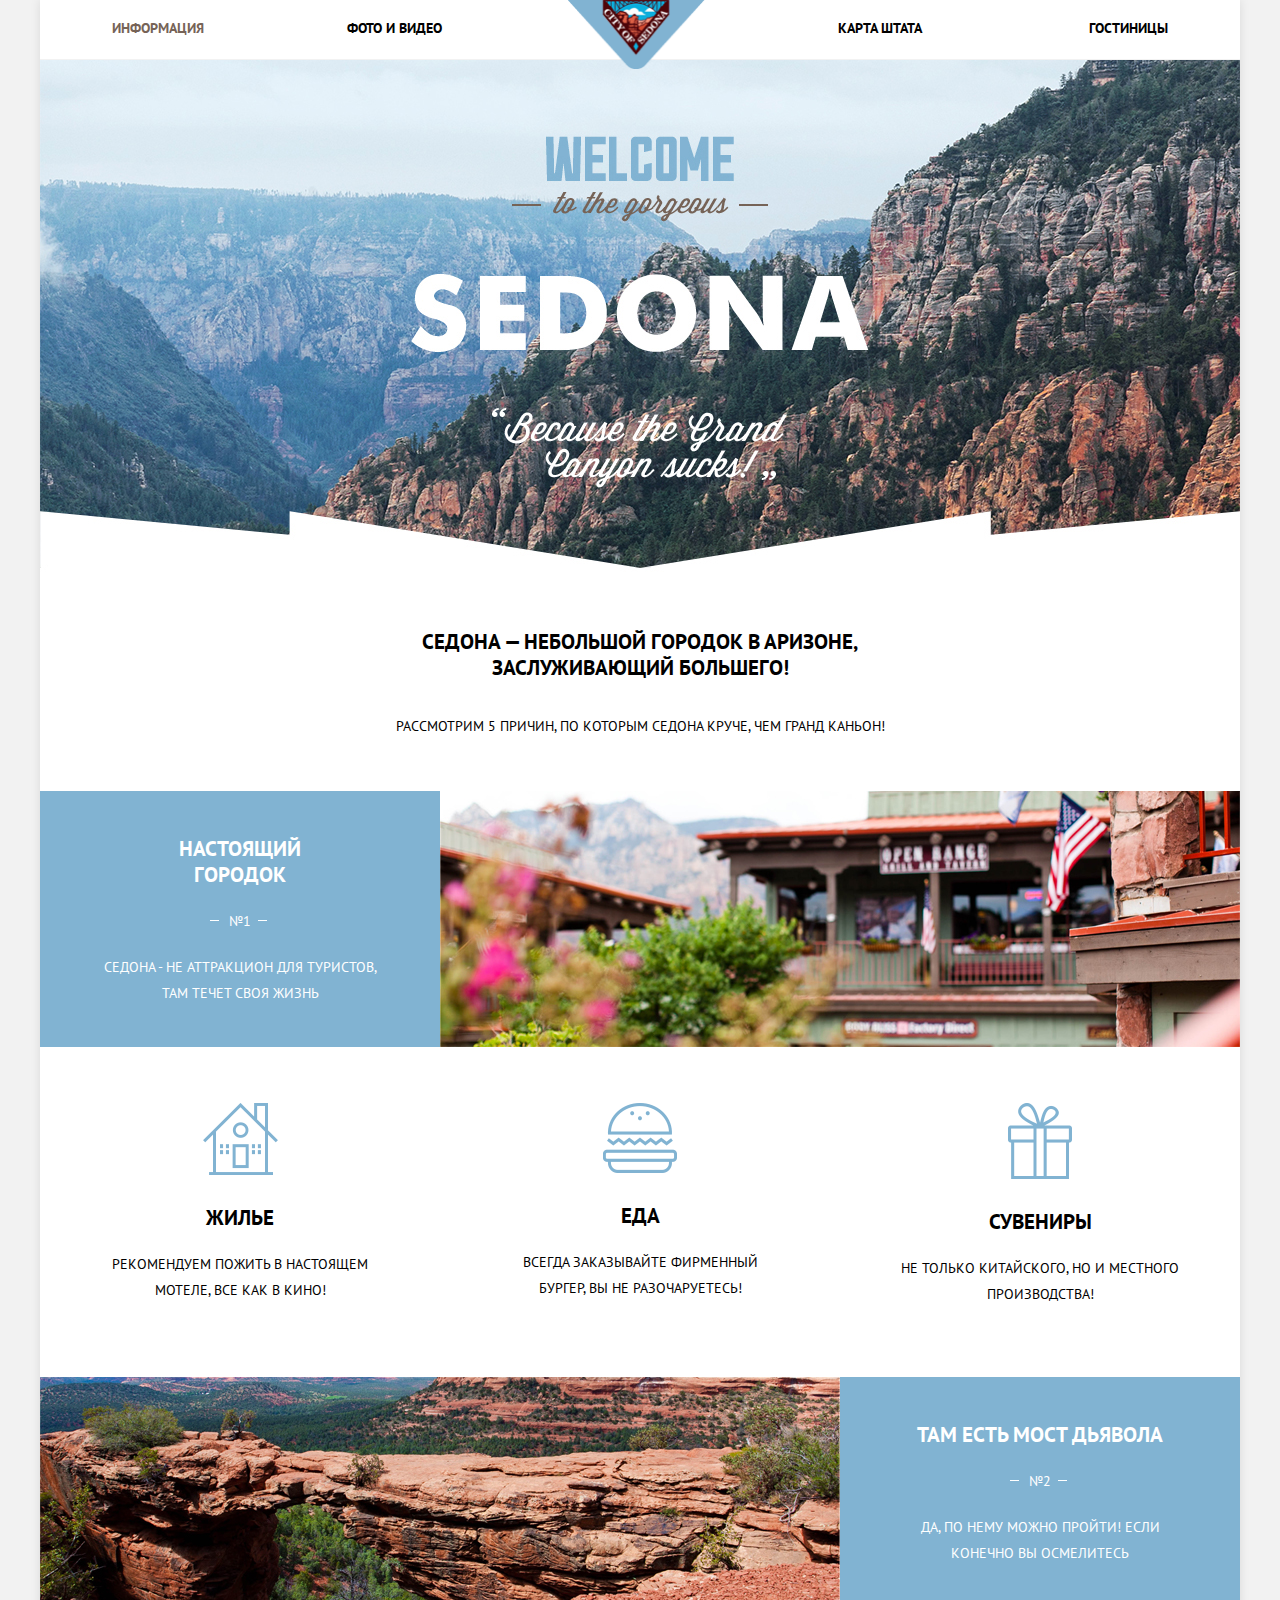
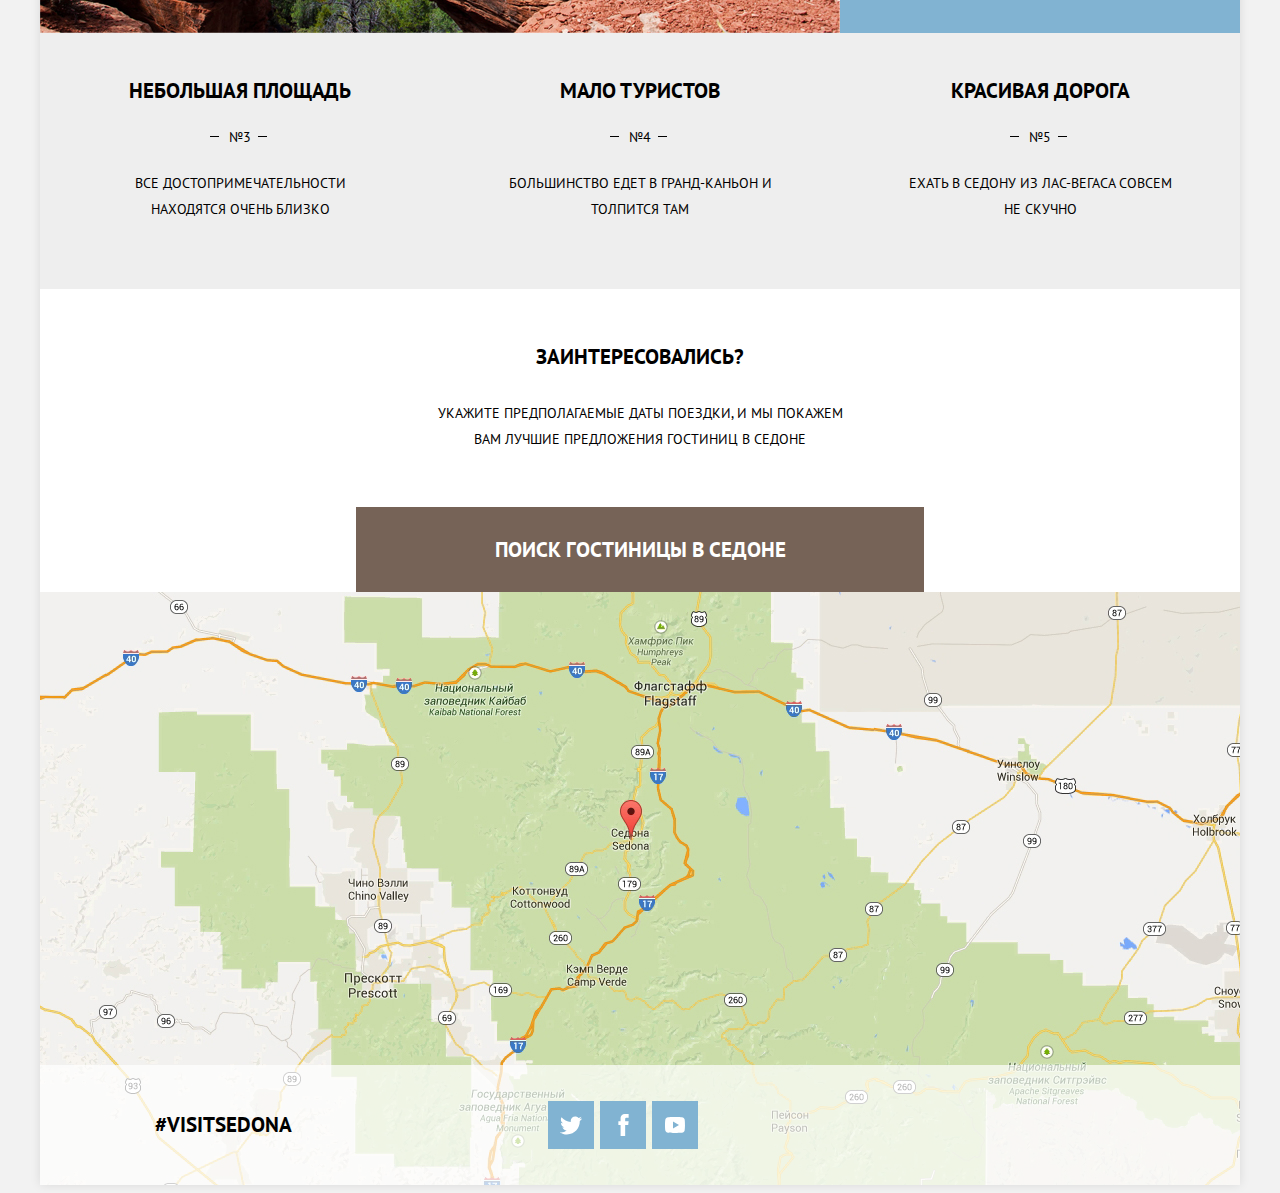
<file: index.html>
<!DOCTYPE html>
<html>

<head>
  <meta charset="UTF-8">
  <meta name="viewport" content="width=device-width, initial-scale=1.0">
  <meta http-equiv="X-UA-Compatible" content="ie=edge">
  <link href="https://fonts.googleapis.com/css?family=PT+Sans:400,700&display=swap&subset=cyrillic,cyrillic-ext,latin-ext" rel="stylesheet">
  <link rel="stylesheet" href="https://maxcdn.bootstrapcdn.com/font-awesome/4.5.0/css/font-awesome.min.css">
  <link rel="stylesheet" href="css/style.css">
  <link rel="stylesheet" href="css/normalize.css">
  <title>Sedona</title>
</head>

<body>
  <div class="container">
    <header class="main-header">
      <nav class="main-navigation">
        <a href="index.html" class="main-header-logo">
          <img src="img/logo.png" alt="Лого" width="137px" height="70px">
        </a>
        <ul class="wrapper">
          <div class="site-navigation-column">
            <li><a class="current" href="index.html">Информация</a></li>
            <li><a href="#">Фото и видео</a></li>
          </div>
          <div class="site-navigation-column">
            <li><a href="#">Карта штата</a></li>
            <li><a href="hotels.html">Гостиницы</a></li>
          </div>
        </ul>
      </nav>
    </header>

    <main>
      <p class="index-image"></p>
      <section class="advantages">
        <div class="advantages-info">
          <h2>Седона — небольшой городок в Аризоне, заслуживающий большего!</h2>
          <p>Рассмотрим 5 причин, по которым Седона круче, чем гранд каньон!</p>
        </div>

        <ul class="advantages-list">

          <div class="advantages-column-1">
            <li class="advantages-item" id="blue">
              <h2>Настоящий<br>городок</h2>
              <p><span>№1</span>Седона - не аттракцион для туристов, там течет своя жизнь</p>
            </li>
            <li class="advantages-item-image">
              <img src="img/advantages-picture-1.jpg" alt="" width="800" height="257">
            </li>
          </div>

          <div class="advantages-column-2">
            <li class="advantages-item">
              <img src="img/icon-1.png" alt="">
              <h2>Жилье</h2>
              <p>Рекомендуем пожить в настоящем мотеле, все как в кино!</p>
            </li>
            <li class="advantages-item">
              <img src="img/icon-2.png" alt="">
              <h2>Еда</h2>
              <p>Всегда заказывайте фирменный бургер, Вы не разочаруетесь!</p>
            </li>
            <li class="advantages-item">
              <img src="img/icon-3.png" alt="">
              <h2>Сувениры</h2>
              <p>Не только китайского, но и местного производства!</p>
            </li>
          </div>

          <div class="advantages-column-1">
            <li class="advantages-item-image">
              <img src="img/advantages-picture-2.jpg" alt="" width="800" height="257">
            </li>
            <li class="advantages-item" id="blue">
              <h2>Там есть мост дьявола</h2>
              <p><span>№2</span>Да, по нему можно пройти! Если конечно вы осмелитесь</p>
            </li>
          </div>
          <div class="advantages-column-1">
            <li class="advantages-item">
              <h2>Небольшая площадь</h2>
              <p><span>№3</span>Все достопримечательности находятся очень близко</p>
            </li>
            <li class="advantages-item">
              <h2>Мало туристов</h2>
              <p><span>№4</span>Большинство едет в Гранд-Каньон и толпится там</p>
            </li>
            <li class="advantages-item">
              <h2>Красивая дорога</h2>
              <p><span>№5</span>Ехать в Седону из Лас-Вегаса совсем не скучно</p>
            </li>
          </div>
        </ul>
      </section>

      <section class="hotel-search">
        <div class="hotel-search-wrapper">
          <div class="hotel-search-info">
            <h2>Заинтересовались?</h2>
            <p>Укажите предполагаемые даты поездки, и мы покажем вам лучшие предложения гостиниц в Cедоне</p>
          </div>


          <button class="hotel-search-button">Поиск гостиницы в Седоне</button>
          <section class="hotel-search-modal">
            <form class="hotel-search-form" action="https://echo.htmlacademy.ru" method="post">

              <p>
                <label for="arrival-date">Дата заезда:</label>
                <input id="arrival-date" type="datetime" name="" value="" placeholder="24 апреля 2017">
                <span class="calendar">
                  <svg xmlns="http://www.w3.org/2000/svg" width="21" height="22" fill="#cacaca" viewBox="0 0 21 22"><path d="M19.251 2.025h-2.845V.648c0-.381-.294-.689-.656-.689-.363 0-.656.308-.656.689v1.377h-3.938V.648c0-.381-.294-.689-.655-.689-.363 0-.657.308-.657.689v1.377H5.906V.648c0-.381-.294-.689-.656-.689-.363 0-.657.308-.657.689v1.377H1.75C.784 2.025 0 2.847 0 3.862v16.302C0 21.179.784 22 1.75 22h17.501c.966 0 1.749-.821 1.749-1.836V3.862c0-1.015-.783-1.837-1.749-1.837zm.437 18.139a.448.448 0 0 1-.437.459H1.75a.45.45 0 0 1-.438-.459V3.862a.45.45 0 0 1 .438-.459h2.844v1.378c0 .381.294.689.657.689.362 0 .656-.308.656-.689V3.403h3.938v1.378c0 .381.294.689.657.689.361 0 .655-.308.655-.689V3.403h3.938v1.378c0 .381.293.689.656.689.362 0 .656-.308.656-.689V3.403h2.845c.241 0 .437.206.437.459v16.302z"/><path d="M4.594 8.225h2.625v2.066H4.594zM4.594 11.668h2.625v2.067H4.594zM4.594 15.112h2.625v2.066H4.594zM9.188 15.112h2.625v2.066H9.188zM9.188 11.668h2.625v2.067H9.188zM9.188 8.225h2.625v2.066H9.188zM13.781 15.112h2.625v2.066h-2.625zM13.781 11.668h2.625v2.067h-2.625zM13.781 8.225h2.625v2.066h-2.625z"/>
                  </svg>
                </span>
              </p>
              <p>
                <label for="leave-date">Дата выезда:</label>
                <input id="leave-date" type="datetime" name="" value="" placeholder="4 июля 2017">
                <span class="calendar">
                  <svg xmlns="http://www.w3.org/2000/svg" width="21" height="22" fill="#cacaca" viewBox="0 0 21 22"><path d="M19.251 2.025h-2.845V.648c0-.381-.294-.689-.656-.689-.363 0-.656.308-.656.689v1.377h-3.938V.648c0-.381-.294-.689-.655-.689-.363 0-.657.308-.657.689v1.377H5.906V.648c0-.381-.294-.689-.656-.689-.363 0-.657.308-.657.689v1.377H1.75C.784 2.025 0 2.847 0 3.862v16.302C0 21.179.784 22 1.75 22h17.501c.966 0 1.749-.821 1.749-1.836V3.862c0-1.015-.783-1.837-1.749-1.837zm.437 18.139a.448.448 0 0 1-.437.459H1.75a.45.45 0 0 1-.438-.459V3.862a.45.45 0 0 1 .438-.459h2.844v1.378c0 .381.294.689.657.689.362 0 .656-.308.656-.689V3.403h3.938v1.378c0 .381.294.689.657.689.361 0 .655-.308.655-.689V3.403h3.938v1.378c0 .381.293.689.656.689.362 0 .656-.308.656-.689V3.403h2.845c.241 0 .437.206.437.459v16.302z"/><path d="M4.594 8.225h2.625v2.066H4.594zM4.594 11.668h2.625v2.067H4.594zM4.594 15.112h2.625v2.066H4.594zM9.188 15.112h2.625v2.066H9.188zM9.188 11.668h2.625v2.067H9.188zM9.188 8.225h2.625v2.066H9.188zM13.781 15.112h2.625v2.066h-2.625zM13.781 11.668h2.625v2.067h-2.625zM13.781 8.225h2.625v2.066h-2.625z"/>
                  </svg>
                </span>
              </p>

              <div class="count-container">
                <label for="adults">Взрослые:</label>
                <div class="button-container">
                <button class="button minus" type="button">
                  <i class="fa fa-minus" aria-hidden="true"></i>
                </button>
                <input type="text" id="adults" value="2" required>
                <button class="button plus" type="button">
                  <i class="fa fa-plus" aria-hidden="true"></i>
                </button>
              </div>
                <label for="kids">Дети:</label>
                  <div class="button-container">
                <button class="button minus" type="button">
                  <i class="fa fa-minus" aria-hidden="true"></i>
                </button>
                <input type="text" id="kids" value="0" required>
                <button class="button plus" type="button">
                  <i class="fa fa-plus" aria-hidden="true"></i>
                </button>
              </div>
              </div>
              <p>
                <button class="hotel-search-button hotel-search-button-find">Найти</button>
              </p>
            </form>
          </section>
        </div>
      </section>

      <section class="map">
        <iframe src="https://www.google.com/maps/embed?pb=!1m18!1m12!1m3!1d1449882.7423879178!2d-112.23845381685412!3d34.93161614324854!2m3!1f0!2f0!3f0!3m2!1i1024!2i768!4f13.1!3m3!1m2!1s0x872da132f942b00d%3A0x5548c523fa6c8efd!2z0KHQtdC00L7QvdCwLCDQkNGA0LjQt9C-0L3QsCA4NjMzNiwg0KHQqNCQ!5e0!3m2!1sru!2sby!4v1564520334947!5m2!1sru!2sby" width="1200" height="593" frameborder="0" style="border:0" allowfullscreen></iframe>
      </section>
    </main>



    <footer class="main-footer">
      <div class="wrapper">
        <a href="#" class="visit-sedona">
          <h2>#VisitSedona</h2>
        </a>
        <div class="footer-social">
          <ul>
            <li>
              <a class="social-button" href="#">
                <svg xmlns="http://www.w3.org/2000/svg" x="0px" y="0px" width="22" height="22" viewBox="0 0 50 50" style=" fill:#ffffff;">
                  <g id="surface1">
                    <path style=" "
                      d="M 50.0625 10.4375 C 48.214844 11.257813 46.234375 11.808594 44.152344 12.058594 C 46.277344 10.785156 47.910156 8.769531 48.675781 6.371094 C 46.691406 7.546875 44.484375 8.402344 42.144531 8.863281 C 40.269531 6.863281 37.597656 5.617188 34.640625 5.617188 C 28.960938 5.617188 24.355469 10.21875 24.355469 15.898438 C 24.355469 16.703125 24.449219 17.488281 24.625 18.242188 C 16.078125 17.8125 8.503906 13.71875 3.429688 7.496094 C 2.542969 9.019531 2.039063 10.785156 2.039063 12.667969 C 2.039063 16.234375 3.851563 19.382813 6.613281 21.230469 C 4.925781 21.175781 3.339844 20.710938 1.953125 19.941406 C 1.953125 19.984375 1.953125 20.027344 1.953125 20.070313 C 1.953125 25.054688 5.5 29.207031 10.199219 30.15625 C 9.339844 30.390625 8.429688 30.515625 7.492188 30.515625 C 6.828125 30.515625 6.183594 30.453125 5.554688 30.328125 C 6.867188 34.410156 10.664063 37.390625 15.160156 37.472656 C 11.644531 40.230469 7.210938 41.871094 2.390625 41.871094 C 1.558594 41.871094 0.742188 41.824219 -0.0585938 41.726563 C 4.488281 44.648438 9.894531 46.347656 15.703125 46.347656 C 34.617188 46.347656 44.960938 30.679688 44.960938 17.09375 C 44.960938 16.648438 44.949219 16.199219 44.933594 15.761719 C 46.941406 14.3125 48.683594 12.5 50.0625 10.4375 Z ">
                    </path>
                  </g>
                </svg>
              </a>
            </li>
            <li>
              <a class="social-button" href="#">
                <svg xmlns="http://www.w3.org/2000/svg" width="19" height="22" viewBox="0 0 10.15 21.74">
                  <path d="M3.34 1.12A4.77 4.77 0 0 1 6.53 0h3.61v3.81H7.81a1.07 1.07 0 0 0-1.09.83v2.55h3.42c-.08 1.23-.24 2.45-.41 3.67h-3v10.87H2.21V10.86H0V7.21h2.19V3.66a3.83 3.83 0 0 1 1.15-2.54z" fill="#fff" />
              </a>
            </li>
            <li>
              <a class="social-button" href="#">
                <svg xmlns="http://www.w3.org/2000/svg" x="0px" y="0px" width="24" height="24" viewBox="0 0 24 24" style=" fill:#ffffff;">
                  <path
                    d="M21.582,6.186c-0.23-0.86-0.908-1.538-1.768-1.768C18.254,4,12,4,12,4S5.746,4,4.186,4.418 c-0.86,0.23-1.538,0.908-1.768,1.768C2,7.746,2,12,2,12s0,4.254,0.418,5.814c0.23,0.86,0.908,1.538,1.768,1.768 C5.746,20,12,20,12,20s6.254,0,7.814-0.418c0.861-0.23,1.538-0.908,1.768-1.768C22,16.254,22,12,22,12S22,7.746,21.582,6.186z M10,15.464V8.536L16,12L10,15.464z">
                  </path>
                </svg>
              </a>
            </li>
          </ul>
        </div>
      </div>
    </footer>
  </div>






<script type="text/javascript" src="script.js"></script>
</body>

</html>
</file>
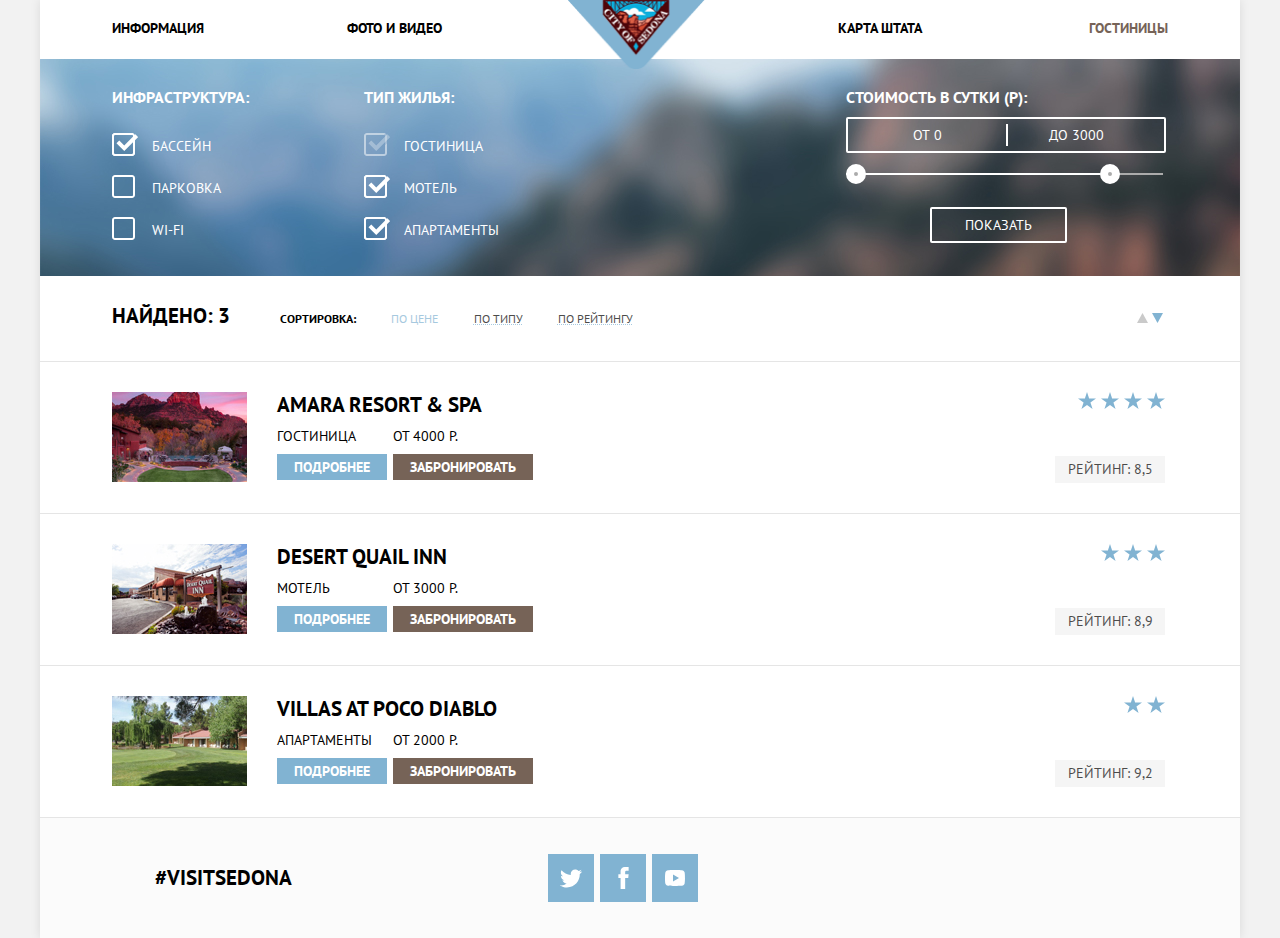
<file: hotels.html>
<!DOCTYPE html>
<html>

<head>
  <meta charset="UTF-8">
  <meta name="viewport" content="width=device-width, initial-scale=1.0">
  <meta http-equiv="X-UA-Compatible" content="ie=edge">
  <link href="https://fonts.googleapis.com/css?family=PT+Sans:400,700&display=swap&subset=cyrillic,cyrillic-ext,latin-ext" rel="stylesheet">
  <link rel="stylesheet" href="https://maxcdn.bootstrapcdn.com/font-awesome/4.5.0/css/font-awesome.min.css">
  <link rel="stylesheet" href="css/style.css">
  <link rel="stylesheet" href="css/normalize.css">
  <title>Гостиницы</title>
</head>

<body>
  <div class="container">
    <header class="main-header">
      <nav class="main-navigation">
        <a href="index.html" class="main-header-logo">
          <img src="img/logo.png" alt="Лого" width="137px" height="70px">
        </a>
        <ul class="wrapper">
          <div class="site-navigation-column">
            <li><a href="index.html">Информация</a></li>
            <li><a href="#">Фото и видео</a></li>
          </div>
          <div class="site-navigation-column">
            <li><a href="#">Карта штата</a></li>
            <li><a href="hotels.html" class="current">Гостиницы</a></li>
          </div>
        </ul>
      </nav>
    </header>

    <main>
      <section class="hotels-filter">
        <div class="wrapper">
          <form action="https://echo.htmlacademy.ru" method="post" class="filter">
            <ul class="infrastructure">
              <h2>Инфраструктура:</h2>
              <li>
                <input type="checkbox" id="swimming-pool" name="swimming-pool" checked><label for="swimming-pool">Бассейн</label>
              </li>
              <li>
                <input type="checkbox" id="parking" name="parking"><label for="parking">Парковка</label>
              </li>
              <li>
                <input type="checkbox" id="wifi" name="wifi"><label for="wifi">Wi-Fi</label>
              </li>
            </ul>
            <ul class="housing">
              <h2>Тип жилья:</h2>
              <li>
                <input type="checkbox" id="hotel" name="hotel" checked disabled><label for="hotel">Гостиница</label>
              </li>
              <li>
                <input type="checkbox" id="motel" name="motel" checked><label for="motel">Мотель</label>
              </li>
              <li>
                <input type="checkbox" id="apartments" name="apartments" checked><label for="apartments">Апартаменты</label>
              </li>
            </ul>
            <div class="filter-range">
              <h2>Стоимость в сутки (р):</h2>
              <div class="price">
                <label for="min-price">От<input type="text" value="0" id="min-price" name="min-price"></label>
                <label for="max-price">До<input type="text" value="3000" id="max-price" name="max-price"></label>
              </div>
              <div class="scale">
                <div class="bar"></div>
                <div class="slider slider-min"></div>
                <div class="slider slider-max"></div>
              </div>
              <button type="submit" class="filter-button">Показать</button>
            </div>
          </div>
          </form>


      </section>

      <section class="hotels-found">
        <div class="wrapper">
          <div class="hotels-found-sort">
            <h2>Найдено: 3</h2>
            <ul class="sort">
              <h3>Сортировка:</h3>
              <li class="sort-item sort-item-current">По цене</li>
              <li class="sort-item">По типу</li>
              <li class="sort-item">По рейтингу</li>
            </ul>
            <span class="switches">
              <svg xmlns="http://www.w3.org/2000/svg" width="11" height="10" viewBox="0 0 11 10">
                <path fill="#cacaca" d="M5.5 0L0 10h11z" /></svg>
              <svg class="switch-current" xmlns="http://www.w3.org/2000/svg" width="11" height="10" viewBox="0 0 11 10">
                <path fill="#cacaca" d="M5.5 10L0 0h11" /></svg>
            </span>
          </div>
        </div>

        <div class="hotels-found-row">
          <img src="img/hotel-1.jpg" alt="" width="135" height="90">

          <div class="column">
            <h2>Amara Resort & Spa</h2>
            <table class="table-price">
              <tr>
                <td>Гостиница</td>
                <td>От 4000 р.</td>
              </tr>
              <tr>
                <td><a href="#">Подробнее</a></td>
                <td><a href="#">Забронировать</a></td>
              </tr>
            </table>
          </div>
          <div class="rating">
            <span class="stars">
              <svg xmlns="http://www.w3.org/2000/svg" width="18" height="17" viewBox="0 0 18 17">
                <path fill="#81B3D2" d="M9.002 0l2.126 6.494h6.877l-5.564 4.012L14.566 17l-5.564-4.013L3.438 17l2.126-6.494L0 6.494h6.878z" /></svg>
              <svg xmlns="http://www.w3.org/2000/svg" width="18" height="17" viewBox="0 0 18 17">
                <path fill="#81B3D2" d="M9.002 0l2.126 6.494h6.877l-5.564 4.012L14.566 17l-5.564-4.013L3.438 17l2.126-6.494L0 6.494h6.878z" /></svg>
              <svg xmlns="http://www.w3.org/2000/svg" width="18" height="17" viewBox="0 0 18 17">
                <path fill="#81B3D2" d="M9.002 0l2.126 6.494h6.877l-5.564 4.012L14.566 17l-5.564-4.013L3.438 17l2.126-6.494L0 6.494h6.878z" /></svg>
              <svg xmlns="http://www.w3.org/2000/svg" width="18" height="17" viewBox="0 0 18 17">
                <path fill="#81B3D2" d="M9.002 0l2.126 6.494h6.877l-5.564 4.012L14.566 17l-5.564-4.013L3.438 17l2.126-6.494L0 6.494h6.878z" /></svg>
            </span>
            <p class="rating-num">Рейтинг: 8,5</p>
          </div>
        </div>

        <div class="hotels-found-row">
          <img src="img/hotel-2.jpg" alt="" width="135" height="90">
          <div class="column">
            <h2>Desert Quail Inn</h2>
            <table class="table-price">
              <tr>
                <td>Мотель</td>
                <td>От 3000 р.</td>
              </tr>
              <tr>
                <td><a href="#">Подробнее</a></td>
                <td><a href="#">Забронировать</a></td>
              </tr>
            </table>
          </div>
          <div class="rating">
            <span class="stars">
              <svg xmlns="http://www.w3.org/2000/svg" width="18" height="17" viewBox="0 0 18 17">
                <path fill="#81B3D2" d="M9.002 0l2.126 6.494h6.877l-5.564 4.012L14.566 17l-5.564-4.013L3.438 17l2.126-6.494L0 6.494h6.878z" /></svg>
              <svg xmlns="http://www.w3.org/2000/svg" width="18" height="17" viewBox="0 0 18 17">
                <path fill="#81B3D2" d="M9.002 0l2.126 6.494h6.877l-5.564 4.012L14.566 17l-5.564-4.013L3.438 17l2.126-6.494L0 6.494h6.878z" /></svg>
              <svg xmlns="http://www.w3.org/2000/svg" width="18" height="17" viewBox="0 0 18 17">
                <path fill="#81B3D2" d="M9.002 0l2.126 6.494h6.877l-5.564 4.012L14.566 17l-5.564-4.013L3.438 17l2.126-6.494L0 6.494h6.878z" /></svg>
            </span>
            <p class="rating-num">Рейтинг: 8,9</p>
          </div>
        </div>

        <div class="hotels-found-row">
          <img src="img/hotel-3.jpg" alt="" width="135" height="90">
          <div class="column">
            <h2>Villas at Poco Diablo</h2>
            <table class="table-price">
              <tr>
                <td>Апартаменты</td>
                <td>От 2000 р.</td>
              </tr>
              <tr>
                <td><a href="#">Подробнее</a></td>
                <td><a href="#">Забронировать</a></td>
              </tr>
            </table>
          </div>
          <div class="rating">
            <span class="stars">
              <svg xmlns="http://www.w3.org/2000/svg" width="18" height="17" viewBox="0 0 18 17">
                <path fill="#81B3D2" d="M9.002 0l2.126 6.494h6.877l-5.564 4.012L14.566 17l-5.564-4.013L3.438 17l2.126-6.494L0 6.494h6.878z" /></svg>
              <svg xmlns="http://www.w3.org/2000/svg" width="18" height="17" viewBox="0 0 18 17">
                <path fill="#81B3D2" d="M9.002 0l2.126 6.494h6.877l-5.564 4.012L14.566 17l-5.564-4.013L3.438 17l2.126-6.494L0 6.494h6.878z" /></svg>
            </span>
            <p class="rating-num">Рейтинг: 9,2</p>
          </div>
        </div>
      </section>
    </main>

    <footer class="main-footer inner-page">
      <div class="wrapper">
        <a href="#" class="visit-sedona">
          <h2>#VisitSedona</h2>
        </a>
        <div class="footer-social">
          <ul>
            <li>
              <a class="social-button" href="#">
                <svg xmlns="http://www.w3.org/2000/svg" x="0px" y="0px" width="22" height="22" viewBox="0 0 50 50" style=" fill:#ffffff;">
                  <g id="surface1">
                    <path style=" "
                      d="M 50.0625 10.4375 C 48.214844 11.257813 46.234375 11.808594 44.152344 12.058594 C 46.277344 10.785156 47.910156 8.769531 48.675781 6.371094 C 46.691406 7.546875 44.484375 8.402344 42.144531 8.863281 C 40.269531 6.863281 37.597656 5.617188 34.640625 5.617188 C 28.960938 5.617188 24.355469 10.21875 24.355469 15.898438 C 24.355469 16.703125 24.449219 17.488281 24.625 18.242188 C 16.078125 17.8125 8.503906 13.71875 3.429688 7.496094 C 2.542969 9.019531 2.039063 10.785156 2.039063 12.667969 C 2.039063 16.234375 3.851563 19.382813 6.613281 21.230469 C 4.925781 21.175781 3.339844 20.710938 1.953125 19.941406 C 1.953125 19.984375 1.953125 20.027344 1.953125 20.070313 C 1.953125 25.054688 5.5 29.207031 10.199219 30.15625 C 9.339844 30.390625 8.429688 30.515625 7.492188 30.515625 C 6.828125 30.515625 6.183594 30.453125 5.554688 30.328125 C 6.867188 34.410156 10.664063 37.390625 15.160156 37.472656 C 11.644531 40.230469 7.210938 41.871094 2.390625 41.871094 C 1.558594 41.871094 0.742188 41.824219 -0.0585938 41.726563 C 4.488281 44.648438 9.894531 46.347656 15.703125 46.347656 C 34.617188 46.347656 44.960938 30.679688 44.960938 17.09375 C 44.960938 16.648438 44.949219 16.199219 44.933594 15.761719 C 46.941406 14.3125 48.683594 12.5 50.0625 10.4375 Z ">
                    </path>
                  </g>
                </svg>
              </a>
            </li>
            <li>
              <a class="social-button" href="#">
                <svg xmlns="http://www.w3.org/2000/svg" width="19" height="22" viewBox="0 0 10.15 21.74">
                  <path d="M3.34 1.12A4.77 4.77 0 0 1 6.53 0h3.61v3.81H7.81a1.07 1.07 0 0 0-1.09.83v2.55h3.42c-.08 1.23-.24 2.45-.41 3.67h-3v10.87H2.21V10.86H0V7.21h2.19V3.66a3.83 3.83 0 0 1 1.15-2.54z" fill="#fff" />
              </a>
            </li>
            <li>
              <a class="social-button" href="#">
                <svg xmlns="http://www.w3.org/2000/svg" x="0px" y="0px" width="24" height="24" viewBox="0 0 24 24" style=" fill:#ffffff;">
                  <path
                    d="M21.582,6.186c-0.23-0.86-0.908-1.538-1.768-1.768C18.254,4,12,4,12,4S5.746,4,4.186,4.418 c-0.86,0.23-1.538,0.908-1.768,1.768C2,7.746,2,12,2,12s0,4.254,0.418,5.814c0.23,0.86,0.908,1.538,1.768,1.768 C5.746,20,12,20,12,20s6.254,0,7.814-0.418c0.861-0.23,1.538-0.908,1.768-1.768C22,16.254,22,12,22,12S22,7.746,21.582,6.186z M10,15.464V8.536L16,12L10,15.464z">
                  </path>
                </svg>
              </a>
            </li>
          </ul>
        </div>
      </div>
    </footer>
  </div>


  <!-- <script type="text/javascript" src="script.js"></script> -->
</body>

</html>
</file>
<file: css/style.css>
* {
  margin: 0;
  padding: 0;
  border: none;
  outline: none;
}

body {
  min-width: 1200px;
  height: 100%;
  font-family: "PT Sans", Arial, sans-serif;
  font-size: 14px;
  line-height: 26px;
  color: #000000;
  text-transform: uppercase;
  /* text-align: center; */
  background-color: #f2f2f2;
}

@keyframes fadeInDown {
  from {
    opacity: 0;
    transform: translate3d(0, -10%, 0);
  }

  to {
    opacity: 1;
    transform: translate3d(0, 0, 0);
  }
}

input {
  text-transform: uppercase;
}

input::-webkit-input-placeholder {
  color: black;
}

ul {
  list-style: none;
}

a {
  text-decoration: none;
  color: #000000;
}

p {
  font-weight: 400;
}

h2 {
  font-size: 21px;
  line-height: 26px;
  cursor: default;
}

h3 {
  font-size: 12px;
  line-height: 18px;
}

img {
  max-width: 100%;
  height: auto;
  vertical-align: top;
}

.index-image {
  width: 1200px;
  height: 570px;
  background: url('../img/index-image.jpg') no-repeat center;
}

.container {
  width: 1200px;
  margin: 0 auto;
  box-shadow: 0 0 10px rgba(0, 0, 0, 0.1);
}

.main-navigation {
  background: #ffffff;
  position: relative;
  padding-top: 15px;
  padding-bottom: 18px
}

.main-navigation a {
  font-weight: 800;
}

.main-header-logo {
  position: absolute;
  top: 0;
  left: 528px;
}

.wrapper {
  width: 1056px;
  margin: 0 auto;
  padding: 0;
}

.main-navigation .wrapper {
  display: flex;
  justify-content: space-between;
  flex-shrink: 2;
}

.site-navigation-column {
  width: 330px;
  display: flex;
  justify-content: space-between;
}

.advantages {
  background: #ffffff;
  text-align: center;
}

.advantages-info {
  margin: 0 auto;
  width: 490px;
}

.advantages-info h2 {
  margin-bottom: 32px;
}

.advantages-info p {
  margin-bottom: 52px;
}

.advantages-item {
  box-sizing: border-box;
}

#blue {
  background: #81b3d2;
  color: #ffffff;
}

.advantages-column-1 {
  display: flex;
  height: 256px;
  flex-wrap: wrap;
  /* margin-bottom: 30px; */
}

.advantages-column-1 .advantages-item-image {
  width: 800px;
  height: 257px;
}

.advantages-column-1 .advantages-item {
  width: 400px;
  height: 256px;
  padding-top: 45px;
  display: flex;
  flex-direction: column;
  align-items: center;
  background: #eeeeee;
  color: #000000;
}

.advantages-column-1 .advantages-item h2 {
  margin-bottom: 20px;
}

.advantages-column-1 .advantages-item span {
  position: relative;
  display: block;
  margin-bottom: 20px;
}

.advantages-column-1 .advantages-item span::before,
.advantages-column-1 .advantages-item span::after {
  content: "";
  position: absolute;
  top: 12px;
  left: 110px;
  width: 9px;
  height: 1px;
  background-color: #000000;
}

#blue span::before,
#blue span::after {
  background-color: #ffffff;
}

.advantages-column-1 .advantages-item span::after {
  left: 158px;
}

.advantages-column-1 .advantages-item p {
  width: 280px;
}

.advantages-column-2 {
  display: flex;
  flex-wrap: wrap;
  height: 330px;
}

.advantages-column-2 .advantages-item {
  width: 400px;
  min-height: 330px;
  padding-top: 56px;
  padding-left: 58px;
  padding-right: 58px;
  padding-bottom: 83px;
}

.advantages-column-2 .advantages-item img {
  margin-bottom: 30px;
}

.advantages-column-2 .advantages-item h2 {
  margin-bottom: 20px;
}

.hotel-search-wrapper {
  /* border: 2px solid black; */
  width: 568px;
  margin: 0 auto;
}

.hotel-search {
  background: #ffffff;
  width: 100%;
  margin: 0;
}

.hotel-search-info {
  width: 435px;
  margin: 0 auto;
  text-align: center;
  margin-bottom: 55px;
}

.hotel-search-info h2 {
  padding-top: 55px;
  margin-bottom: 30px;
}

.hotel-search-info p {
  margin-bottom: 45px;
}

.hotel-search-button {
  display: flex;
  align-items: center;
  justify-content: center;
  width: 568px;
  height: 85px;
  background: #766357;
  color: #ffffff;
  font-size: 21px;
  line-height: 26px;
  font-weight: 800;
  text-transform: uppercase;
}

.hotel-search-button-find {
  height: 58px;
  background: #81b3d2;
}

.hotel-search-button:hover {
  background: #604e43;
  cursor: pointer;
}

.hotel-search-button:active {
  background: #503e33;
  color: #857871;
}

.hotel-search-button-find:hover {
  background: #669ec0;
  cursor: pointer;
}

.hotel-search-button-find:active {
  background: #5496bd;
  color: #88b6d1;
}

.hotel-search-modal {
  display: none;
  box-sizing: border-box;
  background: #ffffff;
  width: 568px;
  position: absolute;
  padding: 55px;
  font-weight: 800;
  z-index: 2;
}

/* search form */
.hotel-search-form p {
  margin-bottom: 30px;
  /* border: 1px solid #000000; */
  font-weight: 800;
  display: flex;
  flex-wrap: wrap;
  justify-content: space-between;
  align-items: center;
  position: relative;
}

.calendar {
  position: absolute;
  top: 8px;
  right: 8px;
}

.calendar svg:hover {
  cursor: pointer;
  fill: #000000;
}

.calendar svg:active {
  fill: #81b3d2;
}

.hotel-search-modal p:last-child {
  margin-bottom: 0;
}

.hotel-search-form input {
  box-sizing: border-box;
  width: 346px;
  height: 38px;
  padding-left: 13px;
  font-weight: 800;
  color: #000000;
  text-transform: uppercase;
  background-color: #f2f2f2;
}

.hotel-search-form input:hover {
  background-color: #ebebeb;
}

.hotel-search-form input:focus {
  background-color: #ffffff;
  outline: 2px solid #ebebeb;
}

input[type="text"] {
  width: 114px;
  text-align: center;
  padding-left: 0;
}

.count-container {
  /* width: 460px; */
  display: flex;
  justify-content: space-between;
  align-items: center;
  margin-bottom: 54px;
}

.button-container {
  position: relative;
}

.button-container .button {
  position: absolute;
  top: 0;
  /* padding: 6px 9px; */
  height: 38px;
  width: 38px;
  color: #a9a9a9;
  background: #f2f2f2;
  outline: none;
}

.plus {
  left: 76px;
}

.button-container .button:hover {
  cursor: pointer;
  color: #000000;
}

.button-container .button:active {
  cursor: pointer;
  color: #81b3d2;
}

.map {
  width: 1200px;
  height: 593px;
  position: relative;
  background: url('../img/map.jpg');
}

.main-footer {
  position: relative;
  bottom: 0;
  /* height: 120px; */
  padding-top: 36px;
  padding-bottom: 36px;
  background-color: rgba(255, 255, 255, 0.7);
  margin-top: -120px;
  /* border: 1px solid black; */
}

.main-footer .wrapper {
  width: 970px;
  margin: 0 auto;
  /* border: 2px solid black; */
  display: flex;
  flex-wrap: wrap;
  justify-content: flex-start;
  align-items: center;
}

.main-footer .visit-sedona {
  margin-right: 256px;
}

.footer-social {
  width: 145px;
  text-align: center;
}

.footer-social ul {
  display: flex;
  flex-wrap: wrap;
  justify-content: space-between;
  width: 150px;
  margin: 0 auto;
  padding: 0;
}

.footer-social b {
  display: block;
  margin-bottom: 15px;
}

.social-button {
  display: flex;
  align-items: center;
  justify-content: center;
  width: 46px;
  height: 48px;
  background-color: #81b3d2;
}

.social-button:hover,
.social-button:focus {
  background-color: #669ec0;
}

.social-button:active {
  background-color: #669ec0;
}

.social-button:active path {
  fill: #88b6d1;
}

.main-navigation a:hover {
  color: #81b3d2;
}

.main-navigation a:active {
  color: rgba(0, 0, 0, 0.302);
}

.main-navigation .current {
  color: #766357;
}

.main-navigation .current:hover,
.main-navigation .current:focus {
  color: #766357;
}

.visible {
  display: block;
}

/* hotels */
.inner-page {
  position: static;
  margin: 0;
}

.hotels-filter {
  background: url('../img/filter-background.jpg');
  color: #ffffff;
  box-sizing: border-box;
  height: 217px;
  padding-top: 28px;
  padding-bottom: 36px;
}
.hotels-filter .wrapper > form {
  display: flex;
}
.hotels-filter h2 {
  font-size: 16px;
  line-height: 21px;
  margin-bottom: 25px;
}
.hotels-filter .infrastructure {
  margin-right: 115px;
}
.hotels-filter .housing {
  margin-right: 347px;
}
.hotels-filter li {
  padding-left: 40px;
  margin-bottom: 16px;
  /* border: 1px solid black; */
}
.hotels-filter li:last-child {
  margin-bottom: 0;
}
.hotels-filter input[type="checkbox"] {
  display:none;
}
.hotels-filter label {
  position:relative;
}
.hotels-filter input[type="checkbox"] + label::before {
  position:absolute;
  content: '';

  background: url('../img/checkbox-off.svg');
  width: 23px; height:23px;
  left:-40px;
}
/* галки */
.hotels-filter input[type="checkbox"]:checked + label::after {
  position:absolute;
  content: '';
  background: url('../img/checkbox-on.svg');
  width: 26px; height:23px;
  left:-40px;
}
.hotels-filter input[type="checkbox"] + label::before,
.hotels-filter input[type="checkbox"] + label::after{
  cursor: pointer;
}
.hotels-filter input[type="checkbox"]:checked:disabled + label::before,
.hotels-filter input[type="checkbox"]:checked:disabled + label::after {
  opacity: 0.3;
}
.filter-range {
  width: 320px;
  /* border: 1px solid black; */

}
.filter-range h2 {
  margin-bottom: 9px;
}
.price {
  box-sizing: border-box;
  border: 2px solid #ffffff;
  border-radius: 2px;
  position: relative;
  height: 36px;
  display: flex;
  align-items: center;
  margin-bottom: 20px;
}
.price::after {
  position: absolute;
  content: "";
  width: 2px;
  height: 22px;
  background: #ffffff;
  left: 50%;
}
.price label {
  padding-left: 65px;
}

.price input {
  background: none;
  border: none;
  font: inherit;
  color: inherit;
  width: 50px;
  /* border: 1px solid black; */
  text-align: left;
  padding-left: 4px;
}
.scale {
  width: 317px;
  height: 2px;
  background: #ababab;
  position: relative;
  margin-bottom: 32px;
}
.slider {
  position: absolute;
  top: -9px;
  width: 4px;
  height: 4px;
  padding: 0;
  background: #ababab;
  border-radius: 50%;
  border: 8px solid #ffffff;
}
.slider:hover {
  cursor: pointer;
}
.bar {
  width: 80%;
  height: 2px;
  background: #ffffff;
}
.slider-min {
  left: 0;
}
.slider-max {
  left: 80%;
}
.filter-range .filter-button {
  height: 36px;
  width: 137px;
  margin-left: 84px;
  background: none;
  border-radius: 2px;
  border: 2px solid #ffffff;
  text-transform: uppercase;
  color: inherit;
}
.filter-range .filter-button:hover {
  cursor: pointer;
  background: #ffffff;
  color: #000000;
}



.hotels-found {
  background: #ffffff;
  /* border-bottom: 2px solid e5e5e5; */
  /* border: 1px solid black; */
}

.hotels-found-sort {
  padding-top: 27px;
  padding-bottom: 30px;
  display: flex;
  justify-content: flex-start;
  align-items: baseline;
}

.hotels-found-sort h2 {
  margin-right: 50px;
}

.hotels-found-sort .sort {
  font-size: 12px;
  line-height: 18px;
  width: 353px;
  display: flex;
  justify-content: space-between;
  margin-right: 504px;
}

.hotels-found-sort .sort .sort-item {
  color: #000000;
  opacity: 0.7;
  text-decoration: underline dotted #81b3d2;
}
.hotels-found-sort .sort .sort-item:hover {
  color: #81b3d2;
  cursor: pointer;
}
.hotels-found-sort .sort .sort-item:active:not(.sort-item-current) {
  color: #000000;
  opacity: 1;
  text-decoration: none;
}
.hotels-found-sort .sort .sort-item-current {
  color: #81b3d2;
  text-decoration: none;
}


.switches path:hover {
  cursor: pointer;
  fill: #000000;
}
.switches path:active {
  fill: #81b3d2;
}
.switch-current path {
  fill: #81b3d2;
}
.switch-current path:hover,
.switch-current path:active {
  fill: #81b3d2;
}
.hotels-found-row {
  border-top: 1px solid #e5e5e5;
  padding-left: 72px;
  padding-right: 72px;
  padding-top: 30px;
  padding-bottom: 30px;
  display: flex;
  /* flex-direction: column; */
  /* justify-content: flex-start; */
}
.hotels-found-row:first-child {
  border-bottom: 1px solid #e5e5e5;
}
.hotels-found-row:last-child {
  border-bottom: 1px solid #e5e5e5;

}
.hotels-found-row img {
  width: 135px; height: 90px;
  margin-right: 30px;
}

.hotels-found-row h2 {
  margin-bottom: 5px;
}
.hotels-found-row h2:hover{
  cursor: pointer;
}
.table-price {
  margin-left: -6px;
  margin-right: -6px;
  border-spacing: 6px 0;
}
.table-price a {
  /* font-size: 14px;
  line-height: 21px; */
  font-weight: 800;
  background: #81b3d2;
  color: #ffffff;
  padding-left: 17px;
  padding-top: 4px;
  padding-bottom: 4px;
  padding-right: 17px;
}
.table-price tr:first-child td {
  padding-bottom: 5px;
}
.table-price tr > td:nth-child(2) a {
  background: #766357;
}
.column {
  height: 90px;
  margin-right: 522px;
}
.rating-num {
  opacity: 0.7;
  background: #f2f2f2;
  width: 110px;
  height: 27px;
  text-align: center;
}
.stars {
  display: flex;
  flex-direction: row-reverse;
  margin-bottom: 47px;
}
.stars svg {
  margin-right: 5px;
}
.stars svg:first-child {
  margin-right: 0;
}

.table-price tr > td:nth-child(2) a:hover {
  background: #604e43;
  cursor: pointer;
}

.table-price tr > td:nth-child(2) a:active {
  background: #503e33;
  color: #857871;
}

.table-price a:hover {
  background: #669ec0;
  cursor: pointer;
}

.table-price a:active {
  background: #5496bd;
  color: #88b6d1;
}
.column h2:hover {
  color: #81b3d2;
}

.column h2:active {
  color: rgba(0, 0, 0, 0.302);
}
</file>
